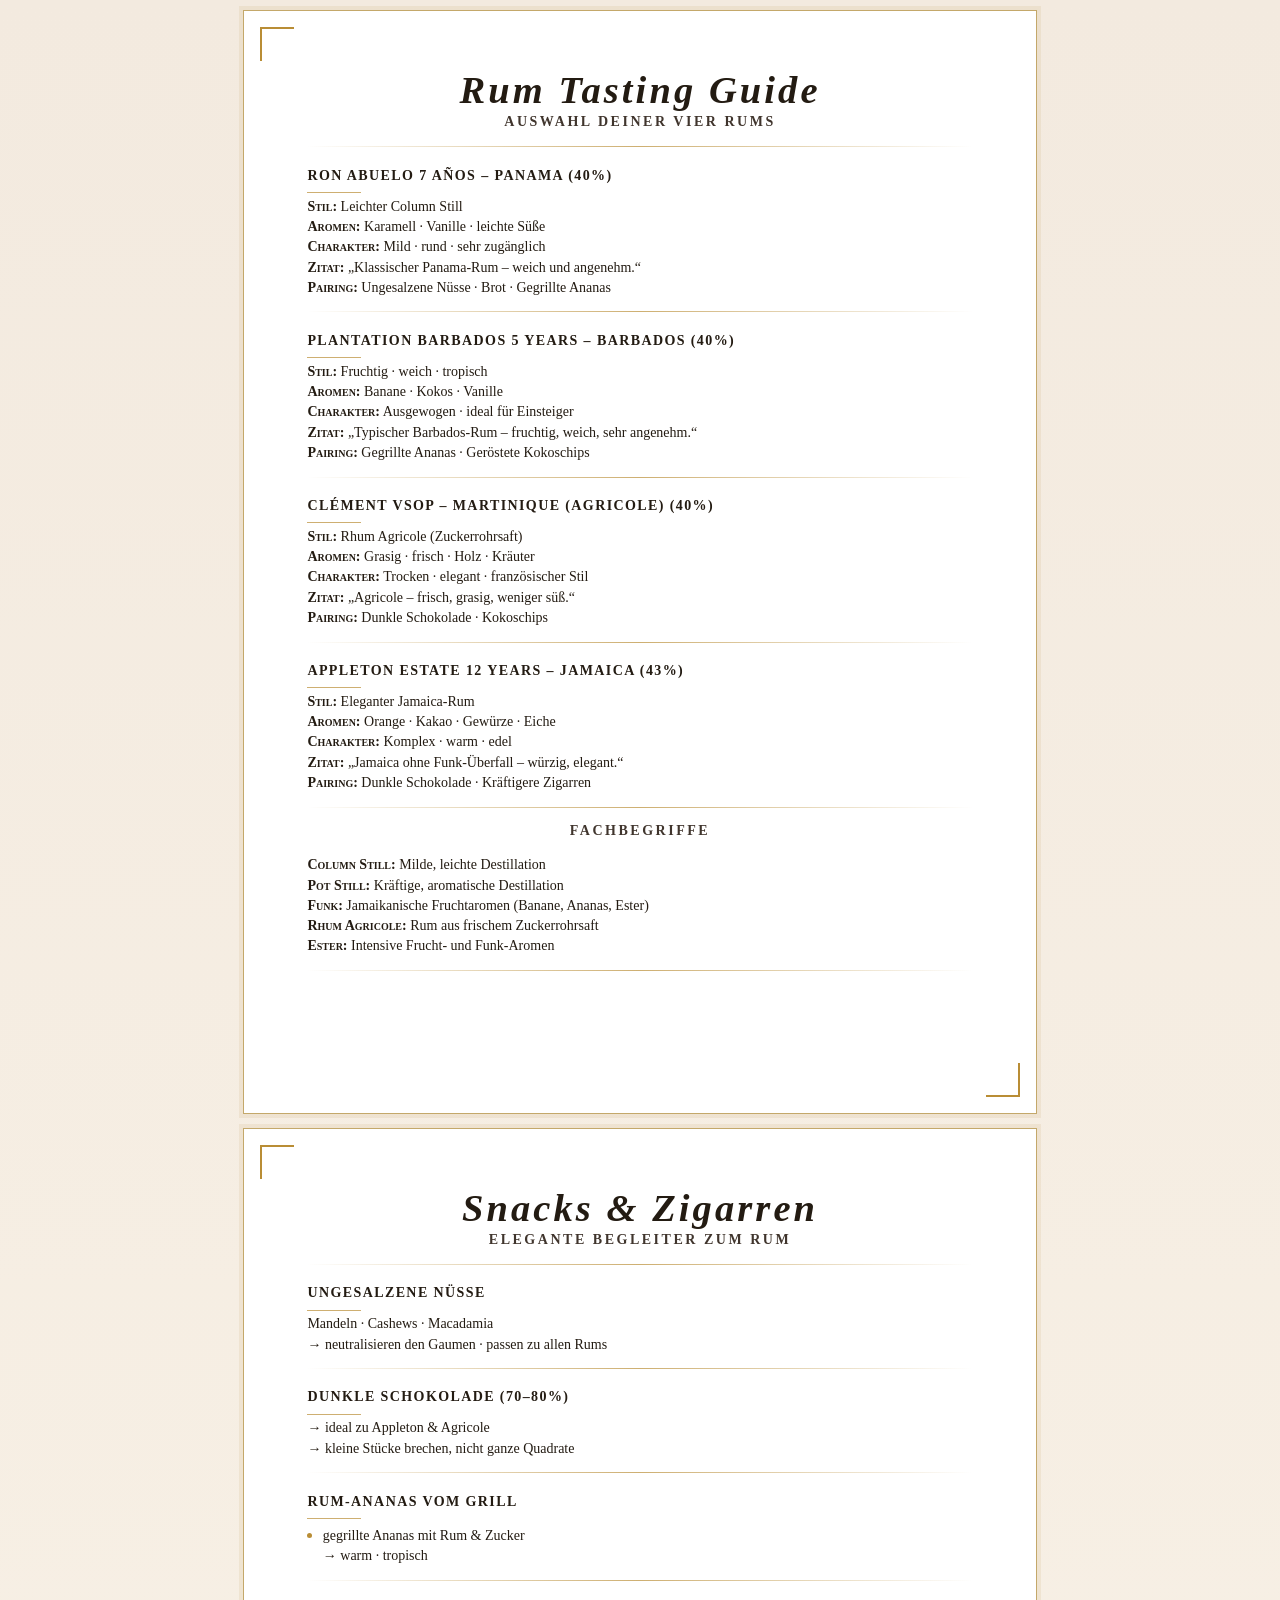
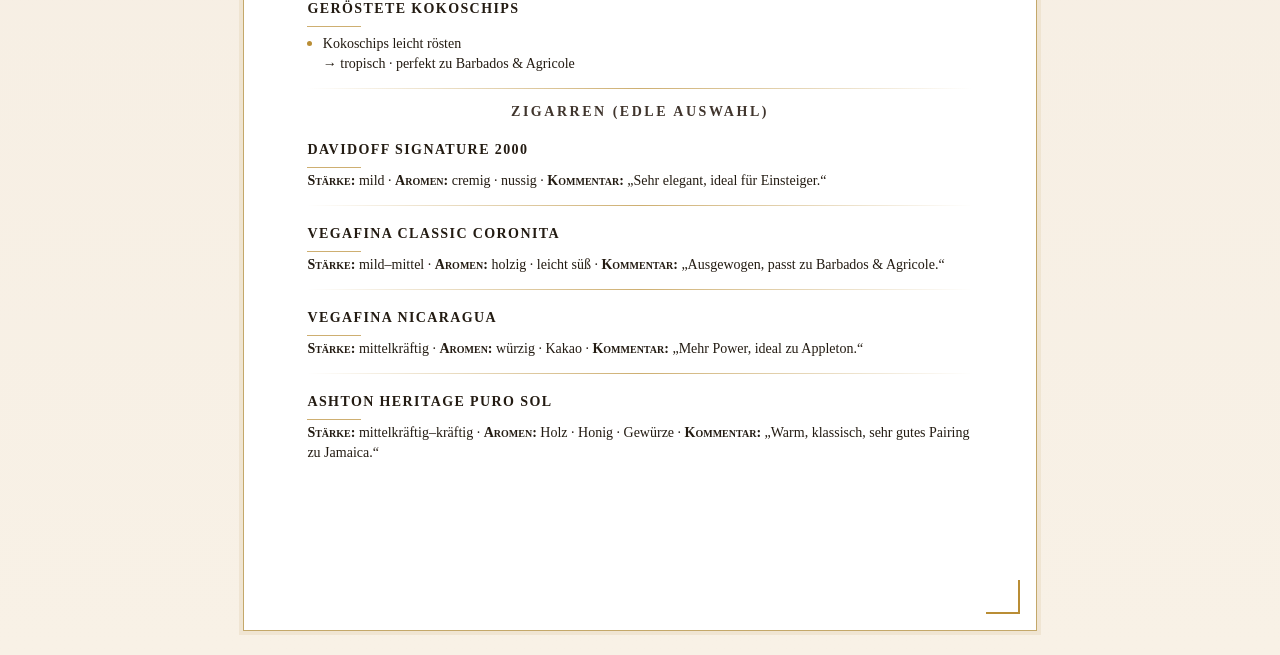
<file: legacy/print/rum_tasting_print.html>
<!DOCTYPE html>
<html lang="de">
<head>
  <meta charset="UTF-8" />
  <meta name="viewport" content="width=device-width, initial-scale=1.0" />
  <title>Rum Tasting Guide</title>
  <link rel="stylesheet" href="rum_tasting.css" />
</head>
<body>
  <div class="page">
    <div class="paper">
      <div class="content">
        <h1>Rum Tasting Guide</h1>
<h2>Auswahl deiner vier Rums</h2>
<hr>
<h3><strong>Ron Abuelo 7 Años – Panama (40%)</strong></h3>
<p><strong>Stil:</strong> Leichter Column Still<br>
<strong>Aromen:</strong> Karamell · Vanille · leichte Süße<br>
<strong>Charakter:</strong> Mild · rund · sehr zugänglich<br>
<strong>Zitat:</strong> „Klassischer Panama‑Rum – weich und angenehm.“<br>
<strong>Pairing:</strong> Ungesalzene Nüsse · Brot · Gegrillte Ananas</p>
<hr>
<h3><strong>Plantation Barbados 5 Years – Barbados (40%)</strong></h3>
<p><strong>Stil:</strong> Fruchtig · weich · tropisch<br>
<strong>Aromen:</strong> Banane · Kokos · Vanille<br>
<strong>Charakter:</strong> Ausgewogen · ideal für Einsteiger<br>
<strong>Zitat:</strong> „Typischer Barbados‑Rum – fruchtig, weich, sehr angenehm.“<br>
<strong>Pairing:</strong> Gegrillte Ananas · Geröstete Kokoschips</p>
<hr>
<h3><strong>Clément VSOP – Martinique (Agricole) (40%)</strong></h3>
<p><strong>Stil:</strong> Rhum Agricole (Zuckerrohrsaft)<br>
<strong>Aromen:</strong> Grasig · frisch · Holz · Kräuter<br>
<strong>Charakter:</strong> Trocken · elegant · französischer Stil<br>
<strong>Zitat:</strong> „Agricole – frisch, grasig, weniger süß.“<br>
<strong>Pairing:</strong> Dunkle Schokolade · Kokoschips</p>
<hr>
<h3><strong>Appleton Estate 12 Years – Jamaica (43%)</strong></h3>
<p><strong>Stil:</strong> Eleganter Jamaica‑Rum<br>
<strong>Aromen:</strong> Orange · Kakao · Gewürze · Eiche<br>
<strong>Charakter:</strong> Komplex · warm · edel<br>
<strong>Zitat:</strong> „Jamaica ohne Funk‑Überfall – würzig, elegant.“<br>
<strong>Pairing:</strong> Dunkle Schokolade · Kräftigere Zigarren</p>
<hr>
<h2><strong>Fachbegriffe</strong></h2>
<p><strong>Column Still:</strong> Milde, leichte Destillation<br>
<strong>Pot Still:</strong> Kräftige, aromatische Destillation<br>
<strong>Funk:</strong> Jamaikanische Fruchtaromen (Banane, Ananas, Ester)<br>
<strong>Rhum Agricole:</strong> Rum aus frischem Zuckerrohrsaft<br>
<strong>Ester:</strong> Intensive Frucht‑ und Funk‑Aromen</p>
<hr>
</div></div></div>
<div class="page"><div class="paper"><div class="content">
<h1>Snacks &amp; Zigarren</h1>
<h2>Elegante Begleiter zum Rum</h2>
<hr>
<h3><strong>Ungesalzene Nüsse</strong></h3>
<p>Mandeln · Cashews · Macadamia<br>
→ neutralisieren den Gaumen · passen zu allen Rums</p>
<hr>
<h3><strong>Dunkle Schokolade (70–80%)</strong></h3>
<p>→ ideal zu Appleton &amp; Agricole<br>
→ kleine Stücke brechen, nicht ganze Quadrate</p>
<hr>
<h3><strong>Rum‑Ananas vom Grill</strong></h3>
<ul>
<li>gegrillte Ananas mit Rum &amp; Zucker<br>
→ warm · tropisch</li>
</ul>
<hr>
<h3><strong>Geröstete Kokoschips</strong></h3>
<ul>
<li>Kokoschips leicht rösten<br>
→ tropisch · perfekt zu Barbados &amp; Agricole</li>
</ul>
<hr>
<h2><strong>Zigarren (edle Auswahl)</strong></h2>
<h3><strong>Davidoff Signature 2000</strong></h3>
<p><strong>Stärke:</strong> mild · <strong>Aromen:</strong> cremig · nussig · <strong>Kommentar:</strong> „Sehr elegant, ideal für Einsteiger.“</p>
<hr>
<h3><strong>VegaFina Classic Coronita</strong></h3>
<p><strong>Stärke:</strong> mild–mittel · <strong>Aromen:</strong> holzig · leicht süß · <strong>Kommentar:</strong> „Ausgewogen, passt zu Barbados &amp; Agricole.“</p>
<hr>
<h3><strong>Vegafina Nicaragua</strong></h3>
<p><strong>Stärke:</strong> mittelkräftig · <strong>Aromen:</strong> würzig · Kakao · <strong>Kommentar:</strong> „Mehr Power, ideal zu Appleton.“</p>
<hr>
<h3><strong>Ashton Heritage Puro Sol</strong></h3>
<p><strong>Stärke:</strong> mittelkräftig–kräftig · <strong>Aromen:</strong> Holz · Honig · Gewürze · <strong>Kommentar:</strong> „Warm, klassisch, sehr gutes Pairing zu Jamaica.“</p>
      </div>
    </div>
  </div>
</body>
</html>
</file>
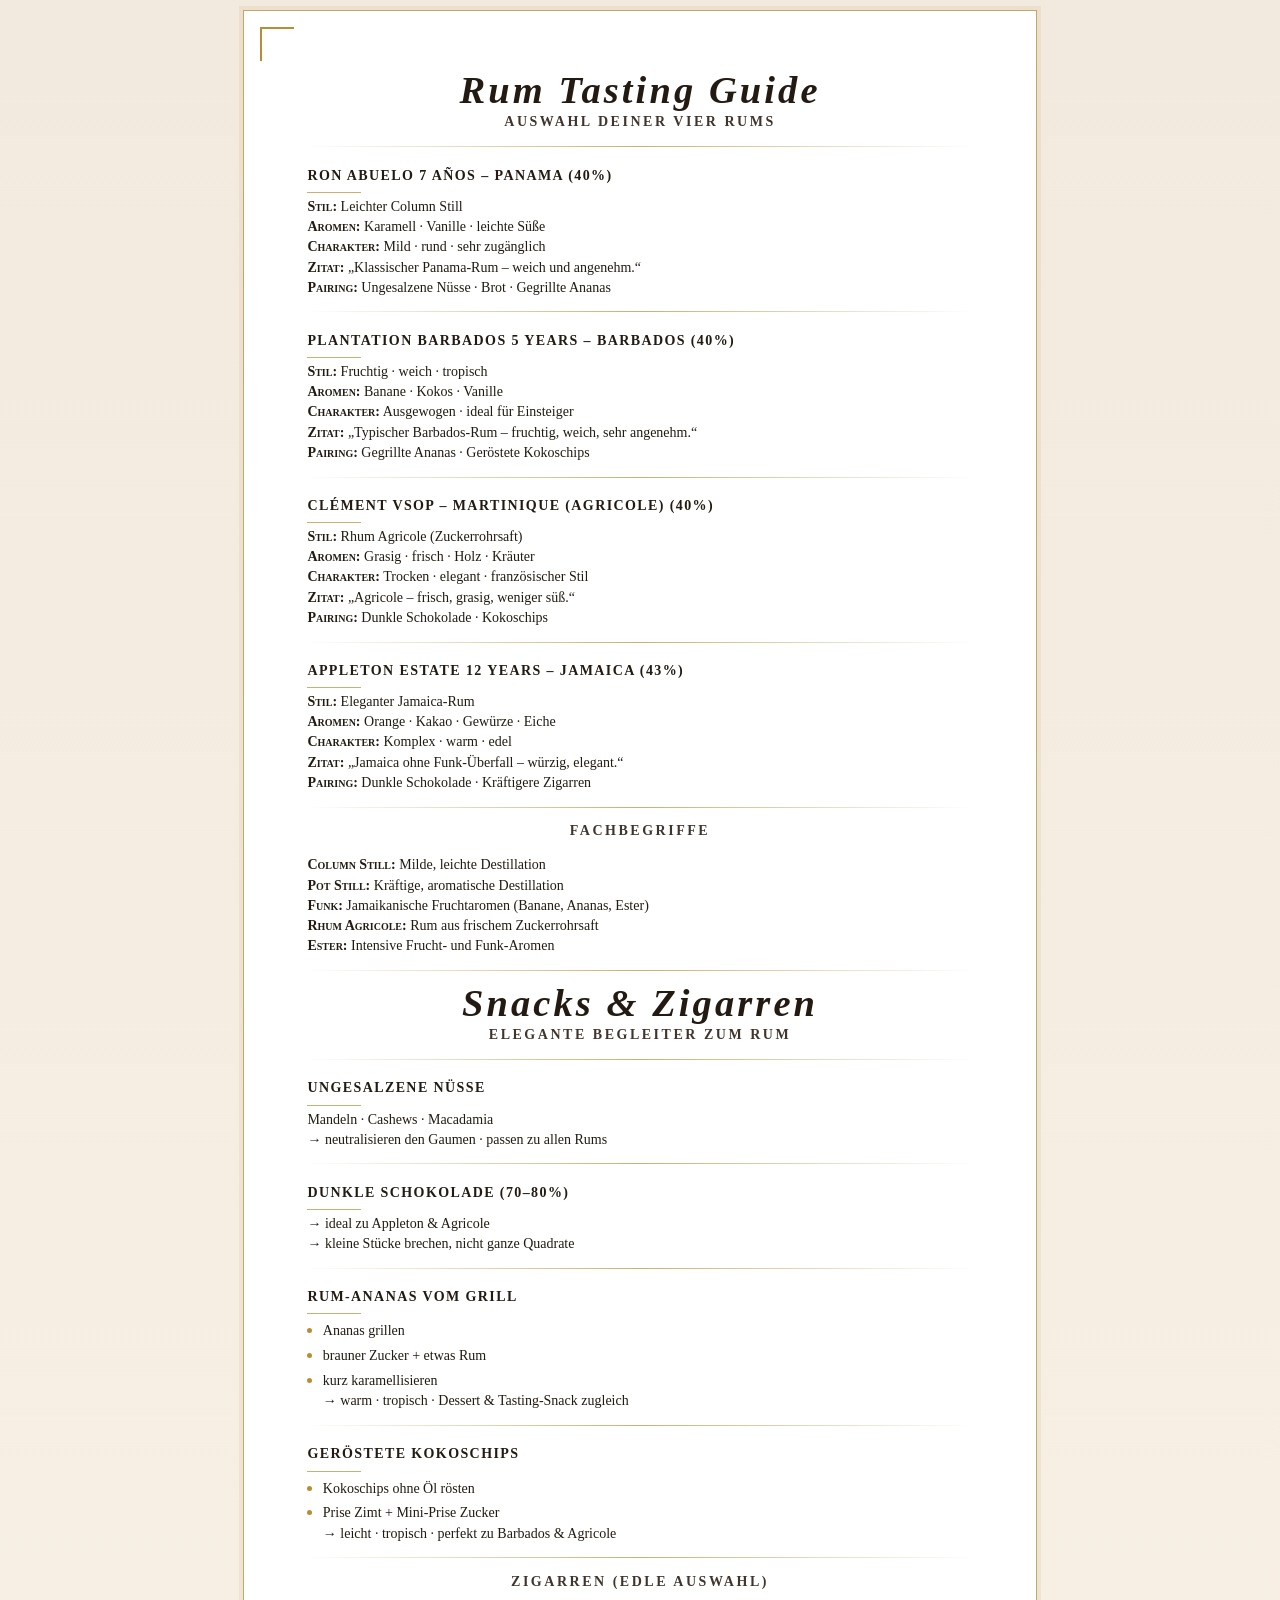
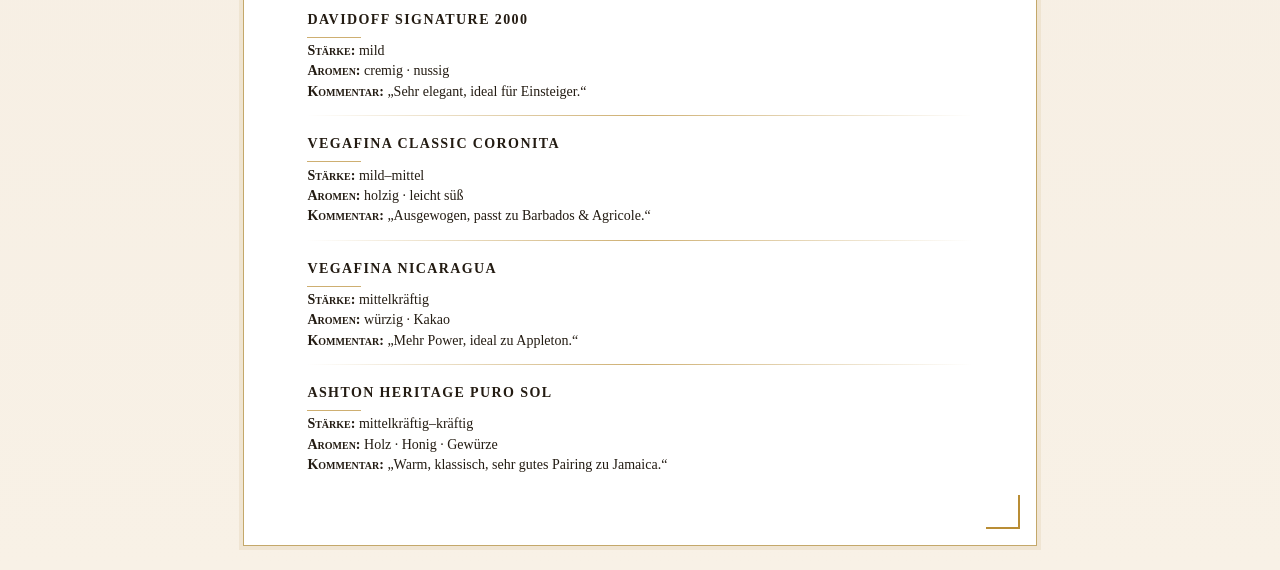
<file: legacy/print/rum_tasting_print1.html>
<!DOCTYPE html>
<html lang="de">
<head>
  <meta charset="UTF-8" />
  <meta name="viewport" content="width=device-width, initial-scale=1.0" />
  <title>Rum Tasting Guide</title>
  <link rel="stylesheet" href="rum_tasting.css" />
</head>
<body>
  <div class="page">
    <div class="paper">
      <div class="content">
        <h1>Rum Tasting Guide</h1>
<h2>Auswahl deiner vier Rums</h2>
<hr>
<h3><strong>Ron Abuelo 7 Años – Panama (40%)</strong></h3>
<p><strong>Stil:</strong> Leichter Column Still<br>
<strong>Aromen:</strong> Karamell · Vanille · leichte Süße<br>
<strong>Charakter:</strong> Mild · rund · sehr zugänglich<br>
<strong>Zitat:</strong> „Klassischer Panama‑Rum – weich und angenehm.“<br>
<strong>Pairing:</strong> Ungesalzene Nüsse · Brot · Gegrillte Ananas</p>
<hr>
<h3><strong>Plantation Barbados 5 Years – Barbados (40%)</strong></h3>
<p><strong>Stil:</strong> Fruchtig · weich · tropisch<br>
<strong>Aromen:</strong> Banane · Kokos · Vanille<br>
<strong>Charakter:</strong> Ausgewogen · ideal für Einsteiger<br>
<strong>Zitat:</strong> „Typischer Barbados‑Rum – fruchtig, weich, sehr angenehm.“<br>
<strong>Pairing:</strong> Gegrillte Ananas · Geröstete Kokoschips</p>
<hr>
<h3><strong>Clément VSOP – Martinique (Agricole) (40%)</strong></h3>
<p><strong>Stil:</strong> Rhum Agricole (Zuckerrohrsaft)<br>
<strong>Aromen:</strong> Grasig · frisch · Holz · Kräuter<br>
<strong>Charakter:</strong> Trocken · elegant · französischer Stil<br>
<strong>Zitat:</strong> „Agricole – frisch, grasig, weniger süß.“<br>
<strong>Pairing:</strong> Dunkle Schokolade · Kokoschips</p>
<hr>
<h3><strong>Appleton Estate 12 Years – Jamaica (43%)</strong></h3>
<p><strong>Stil:</strong> Eleganter Jamaica‑Rum<br>
<strong>Aromen:</strong> Orange · Kakao · Gewürze · Eiche<br>
<strong>Charakter:</strong> Komplex · warm · edel<br>
<strong>Zitat:</strong> „Jamaica ohne Funk‑Überfall – würzig, elegant.“<br>
<strong>Pairing:</strong> Dunkle Schokolade · Kräftigere Zigarren</p>
<hr>
<h2><strong>Fachbegriffe</strong></h2>
<p><strong>Column Still:</strong> Milde, leichte Destillation<br>
<strong>Pot Still:</strong> Kräftige, aromatische Destillation<br>
<strong>Funk:</strong> Jamaikanische Fruchtaromen (Banane, Ananas, Ester)<br>
<strong>Rhum Agricole:</strong> Rum aus frischem Zuckerrohrsaft<br>
<strong>Ester:</strong> Intensive Frucht‑ und Funk‑Aromen</p>
<hr>
<h1>Snacks &amp; Zigarren</h1>
<h2>Elegante Begleiter zum Rum</h2>
<hr>
<h3><strong>Ungesalzene Nüsse</strong></h3>
<p>Mandeln · Cashews · Macadamia<br>
→ neutralisieren den Gaumen · passen zu allen Rums</p>
<hr>
<h3><strong>Dunkle Schokolade (70–80%)</strong></h3>
<p>→ ideal zu Appleton &amp; Agricole<br>
→ kleine Stücke brechen, nicht ganze Quadrate</p>
<hr>
<h3><strong>Rum‑Ananas vom Grill</strong></h3>
<ul>
<li>Ananas grillen  </li>
<li>brauner Zucker + etwas Rum  </li>
<li>kurz karamellisieren<br>
→ warm · tropisch · Dessert &amp; Tasting‑Snack zugleich</li>
</ul>
<hr>
<h3><strong>Geröstete Kokoschips</strong></h3>
<ul>
<li>Kokoschips ohne Öl rösten  </li>
<li>Prise Zimt + Mini‑Prise Zucker<br>
→ leicht · tropisch · perfekt zu Barbados &amp; Agricole</li>
</ul>
<hr>
<h2><strong>Zigarren (edle Auswahl)</strong></h2>
<h3><strong>Davidoff Signature 2000</strong></h3>
<p><strong>Stärke:</strong> mild<br>
<strong>Aromen:</strong> cremig · nussig<br>
<strong>Kommentar:</strong> „Sehr elegant, ideal für Einsteiger.“</p>
<hr>
<h3><strong>VegaFina Classic Coronita</strong></h3>
<p><strong>Stärke:</strong> mild–mittel<br>
<strong>Aromen:</strong> holzig · leicht süß<br>
<strong>Kommentar:</strong> „Ausgewogen, passt zu Barbados &amp; Agricole.“</p>
<hr>
<h3><strong>Vegafina Nicaragua</strong></h3>
<p><strong>Stärke:</strong> mittelkräftig<br>
<strong>Aromen:</strong> würzig · Kakao<br>
<strong>Kommentar:</strong> „Mehr Power, ideal zu Appleton.“</p>
<hr>
<h3><strong>Ashton Heritage Puro Sol</strong></h3>
<p><strong>Stärke:</strong> mittelkräftig–kräftig<br>
<strong>Aromen:</strong> Holz · Honig · Gewürze<br>
<strong>Kommentar:</strong> „Warm, klassisch, sehr gutes Pairing zu Jamaica.“</p>
      </div>
    </div>
  </div>
</body>
</html>
</file>
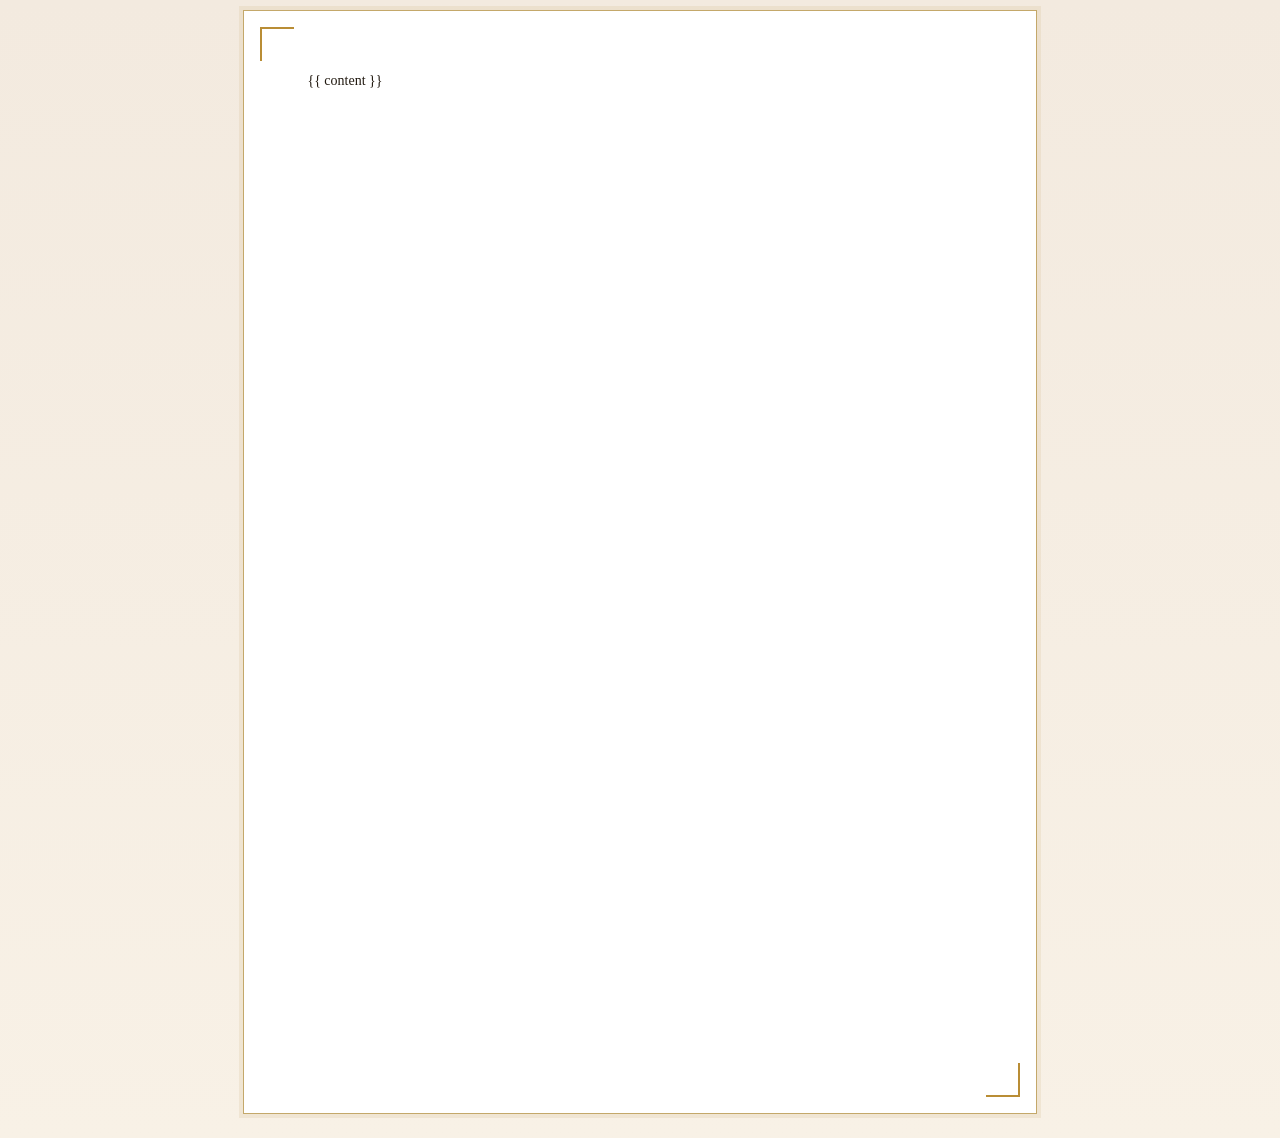
<file: legacy/print/rum_tasting_template.html>
<!DOCTYPE html>
<html lang="de">
<head>
  <meta charset="UTF-8" />
  <meta name="viewport" content="width=device-width, initial-scale=1.0" />
  <title>Rum Tasting Guide</title>
  <link rel="stylesheet" href="rum_tasting.css" />
</head>
<body>
  <div class="page">
    <div class="paper">
      <div class="content">
        {{ content }}
      </div>
    </div>
  </div>
</body>
</html>
</file>
<file: legacy/print/rum_tasting.css>
/* Druckfertiges Rum-Tasting-Layout */
:root {
  --text: #231b12;
  --accent: #b98d35;
  --muted: #40352d;
  --border: #c4a86a;
  --line: rgba(185, 141, 53, 0.7);
  font-family: Georgia, "Times New Roman", serif;
  font-size: 10.5pt;
  line-height: 1.45;
  color: var(--text);
}

* {
  box-sizing: border-box;
}

html, body {
  margin: 0;
  padding: 0;
  background: linear-gradient(180deg, #f3eadf 0%, #f8f1e6 100%);
}

body {
  padding: 10px;
}

.page {
  width: 210mm;
  min-height: 292mm;
  margin: 0 auto 14px;
  padding: 16mm 16mm;
  background: #ffffff;
  border: 1.5px solid var(--border);
  box-shadow: 0 0 0 4px rgba(199, 170, 112, 0.16);
  position: relative;
  page-break-after: always;
}

.page:last-child {
  page-break-after: auto;
}

.page::before,
.page::after {
  content: "";
  position: absolute;
  width: 32px;
  height: 32px;
  border: 2px solid var(--accent);
}

.page::before {
  top: 16px;
  left: 16px;
  border-right: none;
  border-bottom: none;
}

.page::after {
  right: 16px;
  bottom: 16px;
  border-left: none;
  border-top: none;
}

.paper {
  width: 100%;
  height: 100%;
  position: relative;
}

.content {
  max-width: 176mm;
  margin: 0 auto;
}

h1 {
  margin: 0;
  font-size: 2.75rem;
  line-height: 1.02;
  text-align: center;
  letter-spacing: 0.08em;
  font-style: italic;
  color: var(--text);
}

h2 {
  margin: 0.3em 0 1em;
  font-size: 1rem;
  text-transform: uppercase;
  letter-spacing: 0.18em;
  text-align: center;
  color: var(--muted);
}

h3 {
  margin: 1.3em 0 0.12em;
  font-size: 1rem;
  text-transform: uppercase;
  letter-spacing: 0.1em;
  color: var(--text);
  position: relative;
}

h3::after {
  content: "";
  display: block;
  width: 3.8rem;
  height: 1px;
  margin-top: 0.45em;
  background: var(--line);
}

p {
  margin: 0.18em 0 0.65em;
}

strong {
  font-weight: 700;
}

em {
  font-style: italic;
}

hr {
  border: none;
  height: 1px;
  margin: 0.95em 0;
  background: linear-gradient(to right, transparent, var(--line), transparent);
}

blockquote {
  margin: 0.75em 0 1em;
  padding: 0 1.1em;
  font-size: 0.95rem;
  font-style: italic;
  text-align: center;
  color: #453928;
}

ul {
  margin: 0.35em 0 0.75em 1.1em;
  padding: 0;
}

li {
  margin: 0.18em 0;
}

li::marker {
  color: var(--accent);
  font-size: 1.1em;
}

p strong {
  font-variant: small-caps;
}

h1 + h2 {
  margin-top: 0.1em;
}

h3 + p {
  margin-top: 0.25em;
}

@media print {
  body {
    background: #ffffff;
    padding: 0;
  }
  .page {
    box-shadow: none;
    border-color: var(--border);
  }
  .page::before,
  .page::after {
    border-color: var(--accent);
  }
}
</file>
